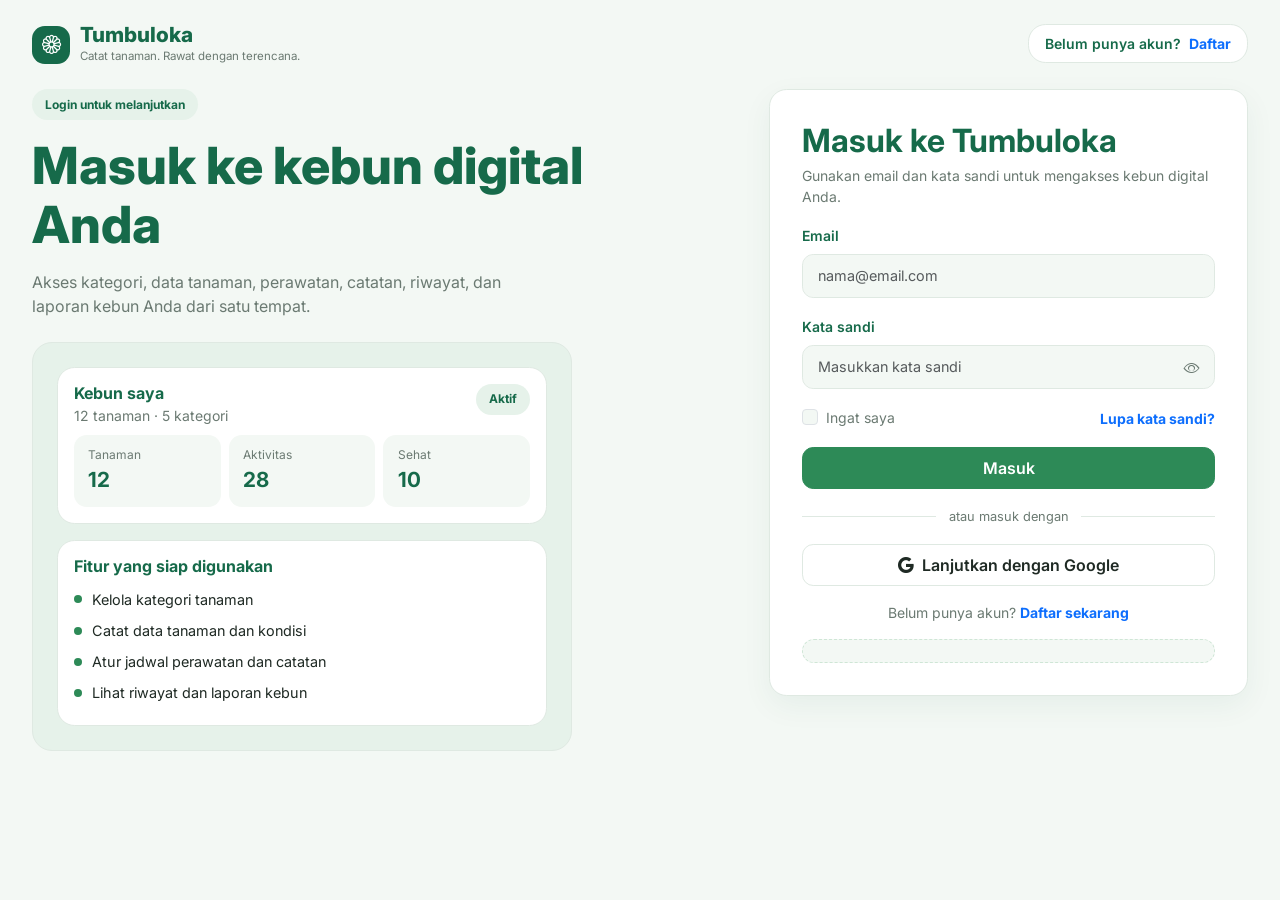
<file: index.html>
<!DOCTYPE html>
<html lang="id">

<head>
  <meta charset="UTF-8">
  <meta name="viewport" content="width=device-width, initial-scale=1">
  <title>Masuk - Tumbuloka</title>
  <link rel="preconnect" href="https://fonts.googleapis.com">
  <link href="https://fonts.googleapis.com/css2?family=Inter:wght@400;500;600;700;800&display=swap" rel="stylesheet">
  <link href="https://cdn.jsdelivr.net/npm/bootstrap@5.3.3/dist/css/bootstrap.min.css" rel="stylesheet">
  <link href="https://cdn.jsdelivr.net/npm/bootstrap-icons@1.11.3/font/bootstrap-icons.min.css" rel="stylesheet">
  <link href="assets/css/style.css" rel="stylesheet">
</head>

<body>
  <div class="auth-page">
    <header class="auth-top">
      <div class="brand">
        <span class="brand-mark"><i class="bi bi-flower1"></i></span>
        <div><span class="brand-name">Tumbuloka</span><small>Catat tanaman. Rawat dengan terencana.</small></div>
      </div>
      <div class="tb-card px-3 py-2 small d-none d-sm-block">
        <span class="fw-semibold" style="color:var(--tb-800)">Belum punya akun?</span>
        <a href="register.html" class="fw-bold ms-1">Daftar</a>
      </div>
    </header>

    <main class="auth-main">
      <div class="row g-4 g-xl-5 align-items-start">
        <!-- Kolom kiri: hero -->
        <section class="col-lg-6 col-xl-7 order-2 order-lg-1">
          <span class="pill">Login untuk melanjutkan</span>
          <h1 class="hero-title">Masuk ke kebun digital Anda</h1>
          <p class="text-muted mb-4" style="max-width:520px">
            Akses kategori, data tanaman, perawatan, catatan, riwayat, dan laporan kebun Anda dari satu tempat.
          </p>

          <div class="preview-wrap" style="max-width:540px">
            <div class="tb-card p-3 mb-3">
              <div class="d-flex justify-content-between align-items-start mb-2">
                <div>
                  <h5 class="mb-0 fs-6">Kebun saya</h5>
                  <small class="text-muted">12 tanaman · 5 kategori</small>
                </div>
                <span class="pill">Aktif</span>
              </div>
              <div class="row g-2">
                <div class="col-4">
                  <div class="mini-stat"><small>Tanaman</small><b>12</b></div>
                </div>
                <div class="col-4">
                  <div class="mini-stat"><small>Aktivitas</small><b>28</b></div>
                </div>
                <div class="col-4">
                  <div class="mini-stat"><small>Sehat</small><b>10</b></div>
                </div>
              </div>
            </div>
            <div class="tb-card p-3">
              <h5 class="fs-6 mb-2">Fitur yang siap digunakan</h5>
              <ul class="feature-list">
                <li>Kelola kategori tanaman</li>
                <li>Catat data tanaman dan kondisi</li>
                <li>Atur jadwal perawatan dan catatan</li>
                <li>Lihat riwayat dan laporan kebun</li>
              </ul>
            </div>
          </div>
        </section>

        <!-- Kolom kanan: form login -->
        <section class="col-lg-6 col-xl-5 order-1 order-lg-2">
          <div class="tb-card auth-card" style="max-width:480px">
            <h2 class="fs-2 mb-1" id="loginTitle">Masuk ke Tumbuloka</h2>
            <p class="text-muted small mb-3">Gunakan email dan kata sandi untuk mengakses kebun digital Anda.</p>

           

            <div id="loginAlert" class="alert alert-danger py-2 small d-none" role="alert"></div>

            <form id="loginForm" novalidate autocomplete="on">
              <div class="mb-3">
                <label for="email" class="form-label">Email</label>
                <input type="email" class="form-control" id="email" name="email" placeholder="nama@email.com" required
                  autocomplete="username">
                <div class="invalid-feedback">Masukkan email yang valid.</div>
              </div>
              <div class="mb-3">
                <label for="password" class="form-label">Kata sandi</label>
                <div class="position-relative">
                  <input type="password" class="form-control pe-5" id="password" name="password"
                    placeholder="Masukkan kata sandi" required minlength="6" autocomplete="current-password">
                  <button type="button" class="pw-toggle" id="pwToggle" aria-label="Tampilkan kata sandi"><i
                      class="bi bi-eye"></i></button>
                  <div class="invalid-feedback">Kata sandi minimal 6 karakter.</div>
                </div>
              </div>
              <div class="d-flex justify-content-between align-items-center mb-3">
                <div class="form-check">
                  <input class="form-check-input" type="checkbox" id="remember">
                  <label class="form-check-label small text-muted" for="remember">Ingat saya</label>
                </div>
                <a href="#" class="small fw-bold" id="forgotLink">Lupa kata sandi?</a>
              </div>
              <button type="submit" class="btn btn-primary w-100 py-2" id="loginBtn">Masuk</button>
            </form>

            <div class="divider">atau masuk dengan</div>
            <button type="button" class="btn btn-light w-100 py-2" id="googleBtn"><i
                class="bi bi-google me-2"></i>Lanjutkan dengan Google</button>

            <p class="text-center small text-muted mt-3 mb-3">Belum punya akun? <a href="register.html"
                class="fw-bold">Daftar sekarang</a></p>

            <div class="demo-box">
              <div id="demoText"></div>
            </div>
          </div>
        </section>
      </div>
    </main>
  </div>

  <!-- Modal lupa kata sandi -->
  <div class="modal fade" id="forgotModal" tabindex="-1" aria-hidden="true">
    <div class="modal-dialog modal-dialog-centered">
      <div class="modal-content p-2">
        <div class="modal-header border-0 pb-0">
          <h5 class="modal-title">Atur ulang kata sandi</h5>
          <button type="button" class="btn-close" data-bs-dismiss="modal" aria-label="Tutup"></button>
        </div>
        <div class="modal-body">
          <p class="small text-muted">Karena tanpa server, kata sandi baru langsung diatur di browser ini (simulasi).
          </p>
          <form id="forgotForm" novalidate>
            <div class="mb-3">
              <label class="form-label" for="fEmail">Email akun</label>
              <input type="email" class="form-control" id="fEmail" required>
              <div class="invalid-feedback">Masukkan email yang valid.</div>
            </div>
            <div class="mb-3">
              <label class="form-label" for="fPass">Kata sandi baru</label>
              <input type="password" class="form-control" id="fPass" minlength="6" required>
              <div class="invalid-feedback">Minimal 6 karakter.</div>
            </div>
            <div id="forgotMsg" class="small mb-3 d-none"></div>
            <div class="d-flex justify-content-end gap-2">
              <button type="button" class="btn btn-light" data-bs-dismiss="modal">Batal</button>
              <button type="submit" class="btn btn-primary">Simpan</button>
            </div>
          </form>
        </div>
      </div>
    </div>
  </div>

  <script src="https://cdn.jsdelivr.net/npm/bootstrap@5.3.3/dist/js/bootstrap.bundle.min.js"></script>
  <script src="assets/js/store.js"></script>
  <script src="assets/js/login.js"></script>
</body>

</html>
</file>
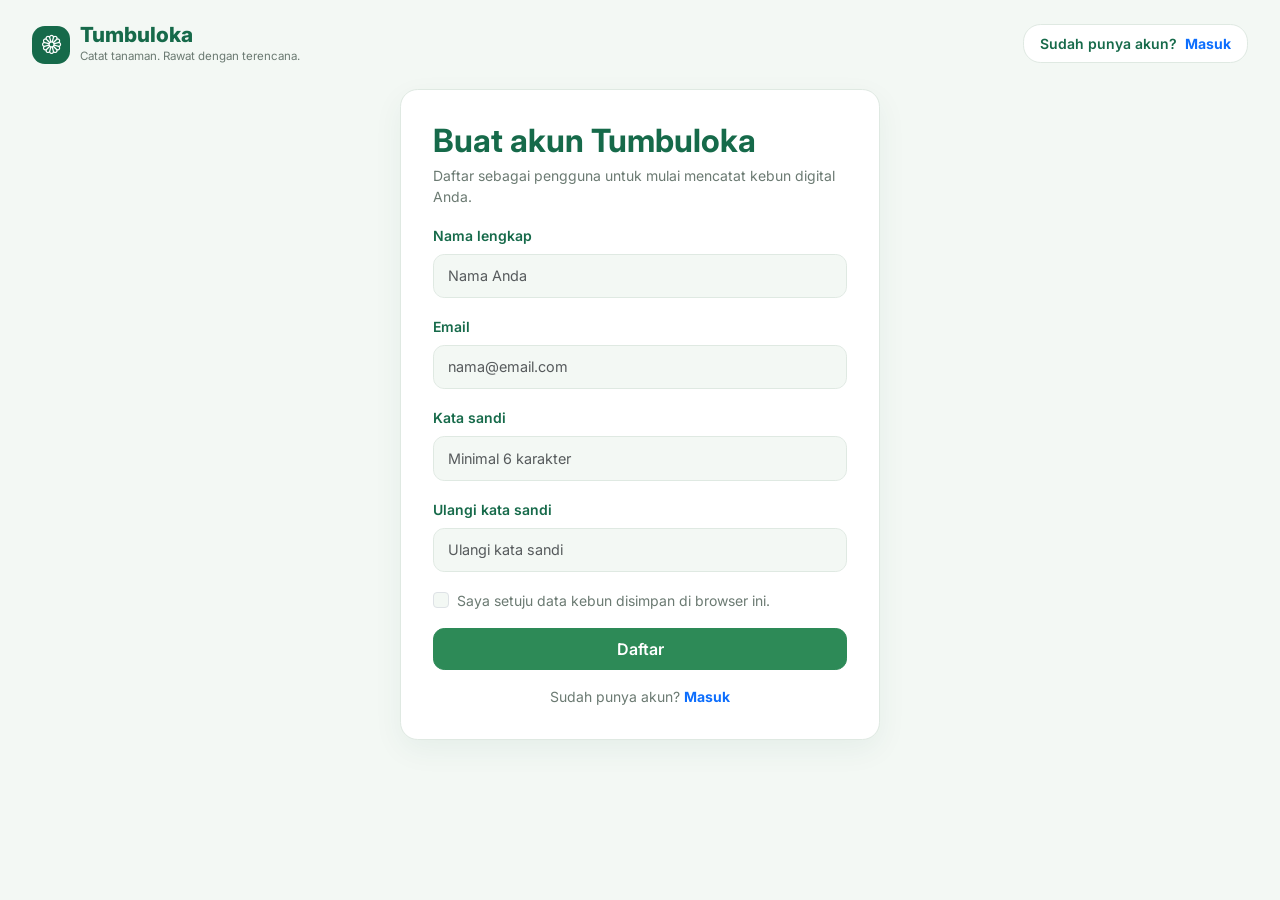
<file: register.html>
<!DOCTYPE html>
<html lang="id">
<head>
  <meta charset="UTF-8">
  <meta name="viewport" content="width=device-width, initial-scale=1">
  <title>Daftar - Tumbuloka</title>
  <link rel="preconnect" href="https://fonts.googleapis.com">
  <link href="https://fonts.googleapis.com/css2?family=Inter:wght@400;500;600;700;800&display=swap" rel="stylesheet">
  <link href="https://cdn.jsdelivr.net/npm/bootstrap@5.3.3/dist/css/bootstrap.min.css" rel="stylesheet">
  <link href="https://cdn.jsdelivr.net/npm/bootstrap-icons@1.11.3/font/bootstrap-icons.min.css" rel="stylesheet">
  <link href="assets/css/style.css" rel="stylesheet">
</head>
<body>
<div class="auth-page">
  <header class="auth-top">
    <div class="brand">
      <span class="brand-mark"><i class="bi bi-flower1"></i></span>
      <div><span class="brand-name">Tumbuloka</span><small>Catat tanaman. Rawat dengan terencana.</small></div>
    </div>
    <div class="tb-card px-3 py-2 small">
      <span class="fw-semibold" style="color:var(--tb-800)">Sudah punya akun?</span>
      <a href="index.html" class="fw-bold ms-1">Masuk</a>
    </div>
  </header>

  <main class="auth-main d-flex justify-content-center">
    <div class="tb-card auth-card w-100" style="max-width:480px; align-self:flex-start">
      <h2 class="fs-2 mb-1">Buat akun Tumbuloka</h2>
      <p class="text-muted small mb-3">Daftar sebagai pengguna untuk mulai mencatat kebun digital Anda.</p>

      <div id="regAlert" class="alert alert-danger py-2 small d-none" role="alert"></div>

      <form id="regForm" novalidate>
        <div class="mb-3">
          <label for="name" class="form-label">Nama lengkap</label>
          <input type="text" class="form-control" id="name" placeholder="Nama Anda" required minlength="2" maxlength="60" autocomplete="name">
          <div class="invalid-feedback">Nama minimal 2 karakter.</div>
        </div>
        <div class="mb-3">
          <label for="email" class="form-label">Email</label>
          <input type="email" class="form-control" id="email" placeholder="nama@email.com" required autocomplete="email">
          <div class="invalid-feedback">Masukkan email yang valid.</div>
        </div>
        <div class="mb-3">
          <label for="password" class="form-label">Kata sandi</label>
          <input type="password" class="form-control" id="password" placeholder="Minimal 6 karakter" required minlength="6" autocomplete="new-password">
          <div class="invalid-feedback">Kata sandi minimal 6 karakter.</div>
        </div>
        <div class="mb-3">
          <label for="confirm" class="form-label">Ulangi kata sandi</label>
          <input type="password" class="form-control" id="confirm" placeholder="Ulangi kata sandi" required autocomplete="new-password">
          <div class="invalid-feedback" id="confirmFb">Kata sandi tidak sama.</div>
        </div>
        <div class="form-check mb-3">
          <input class="form-check-input" type="checkbox" id="agree" required>
          <label class="form-check-label small text-muted" for="agree">Saya setuju data kebun disimpan di browser ini.</label>
          <div class="invalid-feedback">Centang untuk melanjutkan.</div>
        </div>
        <button type="submit" class="btn btn-primary w-100 py-2" id="regBtn">Daftar</button>
      </form>

      <p class="text-center small text-muted mt-3 mb-0">Sudah punya akun? <a href="index.html" class="fw-bold">Masuk</a></p>
    </div>
  </main>
</div>

<script src="https://cdn.jsdelivr.net/npm/bootstrap@5.3.3/dist/js/bootstrap.bundle.min.js"></script>
<script src="assets/js/store.js"></script>
<script src="assets/js/register.js"></script>
</body>
</html>
</file>
<file: assets/css/style.css>
/* ==========================================================
   Tumbuloka - Stylesheet (di atas Bootstrap 5.3)
   ========================================================== */
:root {
  --tb-900: #145a3d;
  --tb-800: #166a4a;
  --tb-600: #2d8a57;
  --tb-500: #3a9a67;
  --tb-200: #cfe6d6;
  --tb-100: #e6f2ea;
  --tb-50: #f3f8f4;
  --tb-border: #dfe9e2;
  --tb-text: #1f2a24;
  --tb-muted: #6b7a72;
  --tb-danger: #c93c3c;
  --tb-warn-bg: #fdf0d9;
  --tb-warn: #a76a0b;
  --bs-body-font-family: "Inter", system-ui, -apple-system, "Segoe UI", Roboto, sans-serif;
  --bs-body-color: var(--tb-text);
  --bs-body-bg: var(--tb-50);
  --bs-primary: var(--tb-600);
  --bs-primary-rgb: 45, 138, 87;
  --bs-link-color: var(--tb-600);
  --bs-link-hover-color: var(--tb-800);
  --bs-border-radius: .75rem;
}

body { background: var(--tb-50); color: var(--tb-text); }
h1, h2, h3, h4, h5 { color: var(--tb-800); font-weight: 700; }
.text-muted, .text-secondary { color: var(--tb-muted) !important; }
a { text-decoration: none; }

/* ---------- Tombol ---------- */
.btn { font-weight: 600; border-radius: .7rem; }
.btn-primary {
  --bs-btn-bg: var(--tb-600); --bs-btn-border-color: var(--tb-600);
  --bs-btn-hover-bg: var(--tb-800); --bs-btn-hover-border-color: var(--tb-800);
  --bs-btn-active-bg: var(--tb-900); --bs-btn-active-border-color: var(--tb-900);
  --bs-btn-disabled-bg: var(--tb-600); --bs-btn-disabled-border-color: var(--tb-600);
}
.btn-outline-tb {
  background: #fff; color: var(--tb-800); border: 1px solid var(--tb-border);
}
.btn-outline-tb:hover { background: var(--tb-100); color: var(--tb-900); border-color: var(--tb-200); }
.btn-light { background: #fff; border: 1px solid var(--tb-border); color: var(--tb-text); }
.btn-icon {
  width: 32px; height: 32px; padding: 0; display: inline-flex; align-items: center; justify-content: center;
  border: 0; background: transparent; border-radius: .5rem; color: var(--tb-600);
}
.btn-icon:hover { background: var(--tb-100); }
.btn-icon.danger { color: var(--tb-danger); }
.btn-icon.danger:hover { background: #fbeaea; }

/* ---------- Form ---------- */
.form-label { font-weight: 600; color: var(--tb-800); font-size: .875rem; }
.form-control, .form-select {
  border-radius: .7rem; border-color: var(--tb-border); padding: .65rem .9rem; font-size: .9rem;
}
.form-control:focus, .form-select:focus, .form-check-input:focus {
  border-color: var(--tb-600); box-shadow: 0 0 0 .2rem rgba(45, 138, 87, .18);
}
.form-check-input:checked { background-color: var(--tb-600); border-color: var(--tb-600); }
.input-icon { position: relative; }
.input-icon > .bi { position: absolute; left: .9rem; top: 50%; transform: translateY(-50%); color: var(--tb-muted); pointer-events: none; }
.input-icon > .form-control { padding-left: 2.5rem; }
.pw-toggle {
  position: absolute; right: .35rem; top: 50%; transform: translateY(-50%);
  border: 0; background: transparent; color: var(--tb-muted); padding: .4rem .6rem; border-radius: .5rem;
}
.pw-toggle:hover { color: var(--tb-800); }

/* ---------- Halaman Auth ---------- */
.auth-page { min-height: 100vh; display: flex; flex-direction: column; }
.auth-top { padding: 1.5rem 2rem; display: flex; justify-content: space-between; align-items: flex-start; gap: 1rem; }
.brand { display: flex; align-items: center; gap: .65rem; color: var(--tb-800); }
.brand .brand-mark {
  width: 38px; height: 38px; border-radius: .8rem; background: var(--tb-800); color: #fff;
  display: inline-flex; align-items: center; justify-content: center; font-size: 1.2rem;
}
.brand .brand-name { font-weight: 800; font-size: 1.3rem; line-height: 1.1; }
.brand small { display: block; color: var(--tb-muted); font-size: .72rem; font-weight: 400; }
.auth-main { flex: 1; padding: 0 2rem 2rem; }
.pill {
  display: inline-block; background: var(--tb-100); color: var(--tb-800);
  font-size: .75rem; font-weight: 700; padding: .4rem .8rem; border-radius: 99px;
}
.hero-title { font-size: clamp(2rem, 4.4vw, 3.2rem); font-weight: 800; line-height: 1.15; margin: 1rem 0; }
.preview-wrap { background: var(--tb-100); border: 1px solid var(--tb-border); border-radius: 1.25rem; padding: 1.5rem; }
.tb-card {
  background: #fff; border: 1px solid var(--tb-border); border-radius: 1.1rem;
}
.mini-stat { background: var(--tb-50); border-radius: .8rem; padding: .7rem .9rem; }
.mini-stat small { color: var(--tb-muted); display: block; font-size: .75rem; }
.mini-stat b { color: var(--tb-800); font-size: 1.3rem; }
.feature-list { list-style: none; padding: 0; margin: 0; }
.feature-list li { padding: .3rem 0; font-size: .9rem; display: flex; align-items: center; gap: .6rem; }
.feature-list li::before { content: ""; width: 8px; height: 8px; border-radius: 50%; background: var(--tb-600); flex-shrink: 0; }
.auth-card { padding: 2rem; box-shadow: 0 10px 30px rgba(20, 90, 61, .06); }
.role-tabs { background: var(--tb-50); border-radius: .8rem; padding: .3rem; display: flex; gap: .3rem; }
.role-tabs button {
  flex: 1; border: 0; background: transparent; padding: .55rem; border-radius: .6rem;
  font-weight: 700; font-size: .85rem; color: var(--tb-muted);
}
.role-tabs button.active { background: #fff; color: var(--tb-800); box-shadow: 0 1px 4px rgba(0, 0, 0, .08); }
.divider { display: flex; align-items: center; gap: .8rem; color: var(--tb-muted); font-size: .8rem; margin: 1.1rem 0; }
.divider::before, .divider::after { content: ""; flex: 1; height: 1px; background: var(--tb-border); }
.demo-box { background: var(--tb-50); border: 1px dashed var(--tb-200); border-radius: .8rem; padding: .7rem .9rem; font-size: .8rem; }
.demo-box button { border: 0; background: none; color: var(--tb-600); font-weight: 700; padding: 0; }
.demo-box button:hover { text-decoration: underline; }

/* ---------- Layout Aplikasi ---------- */
.sidebar {
  position: fixed; inset: 0 auto 0 0; width: 250px; background: #fff; border-right: 1px solid var(--tb-border);
  display: flex; flex-direction: column; padding: 1.25rem .9rem; z-index: 1040;
  transition: transform .25s ease; overflow-y: auto;
}
.sidebar .side-label { font-size: .68rem; letter-spacing: .06em; color: var(--tb-muted); font-weight: 700; margin: 1.4rem .6rem .5rem; }
.nav-item-tb {
  display: flex; align-items: center; gap: .75rem; padding: .65rem .8rem; border-radius: .75rem;
  color: #4f5f56; font-size: .9rem; font-weight: 500; margin-bottom: .15rem;
}
.nav-item-tb .bi { font-size: 1.05rem; }
.nav-item-tb:hover { background: var(--tb-50); color: var(--tb-800); }
.nav-item-tb.active { background: var(--tb-100); color: var(--tb-800); font-weight: 700; }
.side-tip { background: var(--tb-50); border-radius: .9rem; padding: 1rem; margin-top: auto; font-size: .8rem; color: var(--tb-muted); }
.side-tip b { display: block; color: var(--tb-800); margin: .35rem 0 .2rem; font-size: .85rem; }
.side-user {
  display: flex; align-items: center; gap: .7rem; width: 100%; border: 0; background: transparent;
  text-align: left; padding: .6rem .5rem; border-radius: .8rem; margin-top: .8rem; border-top: 1px solid var(--tb-border);
}
.side-user:hover { background: var(--tb-50); }
.avatar {
  width: 36px; height: 36px; border-radius: 50%; background: var(--tb-100); color: var(--tb-800);
  display: inline-flex; align-items: center; justify-content: center; font-weight: 700; flex-shrink: 0;
}
.side-user .u-name { font-size: .85rem; font-weight: 700; line-height: 1.15; }
.side-user .u-sub { font-size: .72rem; color: var(--tb-muted); }
.backdrop-tb { position: fixed; inset: 0; background: rgba(0, 0, 0, .35); z-index: 1035; display: none; }
.backdrop-tb.show { display: block; }

.main { margin-left: 250px; min-height: 100vh; }
.topbar {
  background: #fff; border-bottom: 1px solid var(--tb-border); padding: .8rem 2rem;
  display: flex; align-items: center; justify-content: space-between; gap: 1rem; position: sticky; top: 0; z-index: 1030;
}
.crumb { font-size: .85rem; color: var(--tb-muted); }
.crumb b { color: var(--tb-text); }
.bell { position: relative; border: 1px solid var(--tb-border); background: #fff; width: 38px; height: 38px; border-radius: .7rem; color: var(--tb-muted); }
.bell .dot {
  position: absolute; top: -5px; right: -5px; background: var(--tb-danger); color: #fff; font-size: .65rem;
  min-width: 18px; height: 18px; border-radius: 9px; display: flex; align-items: center; justify-content: center; font-weight: 700;
}
.content { padding: 1.75rem 2rem 2.5rem; }
.page-head { display: flex; justify-content: space-between; align-items: flex-start; gap: 1rem; flex-wrap: wrap; margin-bottom: 1.25rem; }
.page-head h1 { font-size: 1.85rem; margin: 0; }
.page-head p { margin: .25rem 0 0; color: var(--tb-muted); }

.stat-card { padding: 1.1rem 1.25rem; height: 100%; }
.stat-card .lbl { color: var(--tb-muted); font-size: .85rem; display: flex; justify-content: space-between; align-items: center; }
.stat-card .num { font-size: 2rem; font-weight: 800; color: var(--tb-800); line-height: 1.2; margin: .2rem 0; }
.stat-card .sub { color: var(--tb-muted); font-size: .75rem; }

.panel { padding: 1.4rem; }
.table-tb { margin: 0; }
.table-tb thead th {
  background: var(--tb-50); color: var(--tb-800); font-size: .8rem; font-weight: 700; border: 0; padding: .85rem 1rem; white-space: nowrap;
}
.table-tb thead th:first-child { border-radius: .7rem 0 0 .7rem; }
.table-tb thead th:last-child { border-radius: 0 .7rem .7rem 0; }
.table-tb td { padding: .95rem 1rem; vertical-align: middle; border-color: var(--tb-border); font-size: .88rem; }
.table-tb tbody tr:last-child td { border-bottom: 0; }
.table-tb tbody tr:hover { background: #fafdfb; }

.badge-tb { display: inline-block; font-size: .72rem; font-weight: 700; padding: .28rem .65rem; border-radius: 99px; }
.badge-ok { background: var(--tb-100); color: var(--tb-800); }
.badge-warn { background: var(--tb-warn-bg); color: var(--tb-warn); }
.badge-admin { background: #e5ecfb; color: #2b4a9c; }
.cat-ico { width: 34px; height: 34px; border-radius: .6rem; background: var(--tb-100); display: inline-flex; align-items: center; justify-content: center; margin-right: .75rem; font-size: 1.05rem; }

.pager { display: flex; justify-content: space-between; align-items: center; flex-wrap: wrap; gap: .75rem; margin-top: 1.1rem; font-size: .8rem; color: var(--tb-muted); }
.pager .pg { display: flex; gap: .3rem; }
.pager button {
  border: 0; background: #fff; min-width: 30px; height: 30px; border-radius: .5rem; color: var(--tb-muted); font-weight: 600; font-size: .8rem;
}
.pager button:hover:not(:disabled) { background: var(--tb-100); }
.pager button.active { background: var(--tb-100); color: var(--tb-800); }
.pager button:disabled { opacity: .4; }

/* Kartu tanaman */
.plant-card { overflow: hidden; height: 100%; transition: transform .15s, box-shadow .15s; }
.plant-card:hover { transform: translateY(-2px); box-shadow: 0 8px 22px rgba(20, 90, 61, .1); }
.plant-img {
  height: 130px; display: flex; align-items: center; justify-content: center; font-size: 3.4rem;
  background: linear-gradient(135deg, #cfe6d6, #a9d3b6 60%, #86bd98);
}
.col-md-6:nth-child(3n+2) .plant-img { background: linear-gradient(135deg, #dcecc9, #b9d89b 60%, #94c070); }
.col-md-6:nth-child(3n) .plant-img { background: linear-gradient(135deg, #d4ebe0, #9fd0bb 60%, #77b99d); }
.plant-body { padding: 1rem 1.1rem 1.1rem; }
.plant-body h5 { margin: 0; font-size: 1.05rem; color: var(--tb-text); }
.plant-meta { font-size: .8rem; color: var(--tb-muted); display: flex; align-items: center; gap: .45rem; margin-top: .45rem; }

/* Grafik */
.bar-chart { display: flex; align-items: flex-end; gap: 1.2rem; height: 220px; padding: 1rem .5rem 0; border-bottom: 1px solid var(--tb-border); }
.bar-col { flex: 1; display: flex; flex-direction: column; align-items: center; justify-content: flex-end; height: 100%; font-size: .8rem; font-weight: 700; color: var(--tb-800); }
.bar-col .bar { width: 100%; max-width: 46px; background: var(--tb-600); border-radius: .5rem .5rem 0 0; min-height: 4px; margin-top: .3rem; transition: height .4s; }
.bar-labels { display: flex; gap: 1.2rem; padding: .5rem .5rem 0; }
.bar-labels span { flex: 1; text-align: center; font-size: .75rem; color: var(--tb-muted); }
.donut-wrap { display: flex; align-items: center; gap: 2rem; flex-wrap: wrap; justify-content: center; padding-top: .5rem; }
.donut { width: 190px; height: 190px; border-radius: 50%; position: relative; flex-shrink: 0; }
.donut::after { content: ""; position: absolute; inset: 30px; border-radius: 50%; background: #fff; }
.donut-center { position: absolute; inset: 0; z-index: 2; display: flex; flex-direction: column; align-items: center; justify-content: center; }
.donut-center b { font-size: 1.9rem; color: var(--tb-800); line-height: 1; }
.donut-center small { color: var(--tb-muted); font-size: .75rem; }
.legend { list-style: none; padding: 0; margin: 0; min-width: 170px; }
.legend li { display: flex; align-items: center; gap: .55rem; font-size: .82rem; padding: .25rem 0; }
.legend i { width: 9px; height: 9px; border-radius: 50%; display: inline-block; }
.legend span { margin-left: auto; font-weight: 700; padding-left: 1rem; }

.note-box {
  background: var(--tb-100); border-radius: 1rem; padding: 1rem 1.25rem; display: flex; gap: .8rem;
  color: var(--tb-800); font-size: .88rem; align-items: flex-start;
}
.note-box b { display: block; }
.note-box span { color: var(--tb-muted); }
.chip {
  display: inline-flex; align-items: center; gap: .3rem; background: var(--tb-100); color: var(--tb-800);
  border: 0; border-radius: 99px; font-size: .75rem; font-weight: 700; padding: .3rem .7rem;
}
.chip:hover { background: var(--tb-200); }
.empty { text-align: center; padding: 2.5rem 1rem; color: var(--tb-muted); }
.empty .bi { font-size: 2.2rem; color: var(--tb-200); display: block; margin-bottom: .5rem; }

.modal-content { border-radius: 1.1rem; border: 0; }
.modal-title { font-weight: 700; color: var(--tb-800); }
.toast-wrap { position: fixed; top: 1rem; right: 1rem; z-index: 2000; display: flex; flex-direction: column; gap: .5rem; }

/* ---------- Responsif ---------- */
@media (max-width: 991.98px) {
  .sidebar { transform: translateX(-100%); box-shadow: none; }
  .sidebar.open { transform: translateX(0); box-shadow: 0 0 30px rgba(0, 0, 0, .2); }
  .main { margin-left: 0; }
  .topbar, .content { padding-left: 1rem; padding-right: 1rem; }
  .auth-top, .auth-main { padding-left: 1rem; padding-right: 1rem; }
}
@media (max-width: 575.98px) {
  .bar-chart, .bar-labels { gap: .5rem; }
  .auth-card { padding: 1.4rem; }
}

/* ---------- Cetak (Ekspor PDF) ---------- */
@media print {
  .sidebar, .topbar, .no-print, .backdrop-tb, .toast-wrap { display: none !important; }
  .main { margin: 0; }
  body { background: #fff; }
  .content { padding: 0; }
  .tb-card { break-inside: avoid; }
}
</file>
